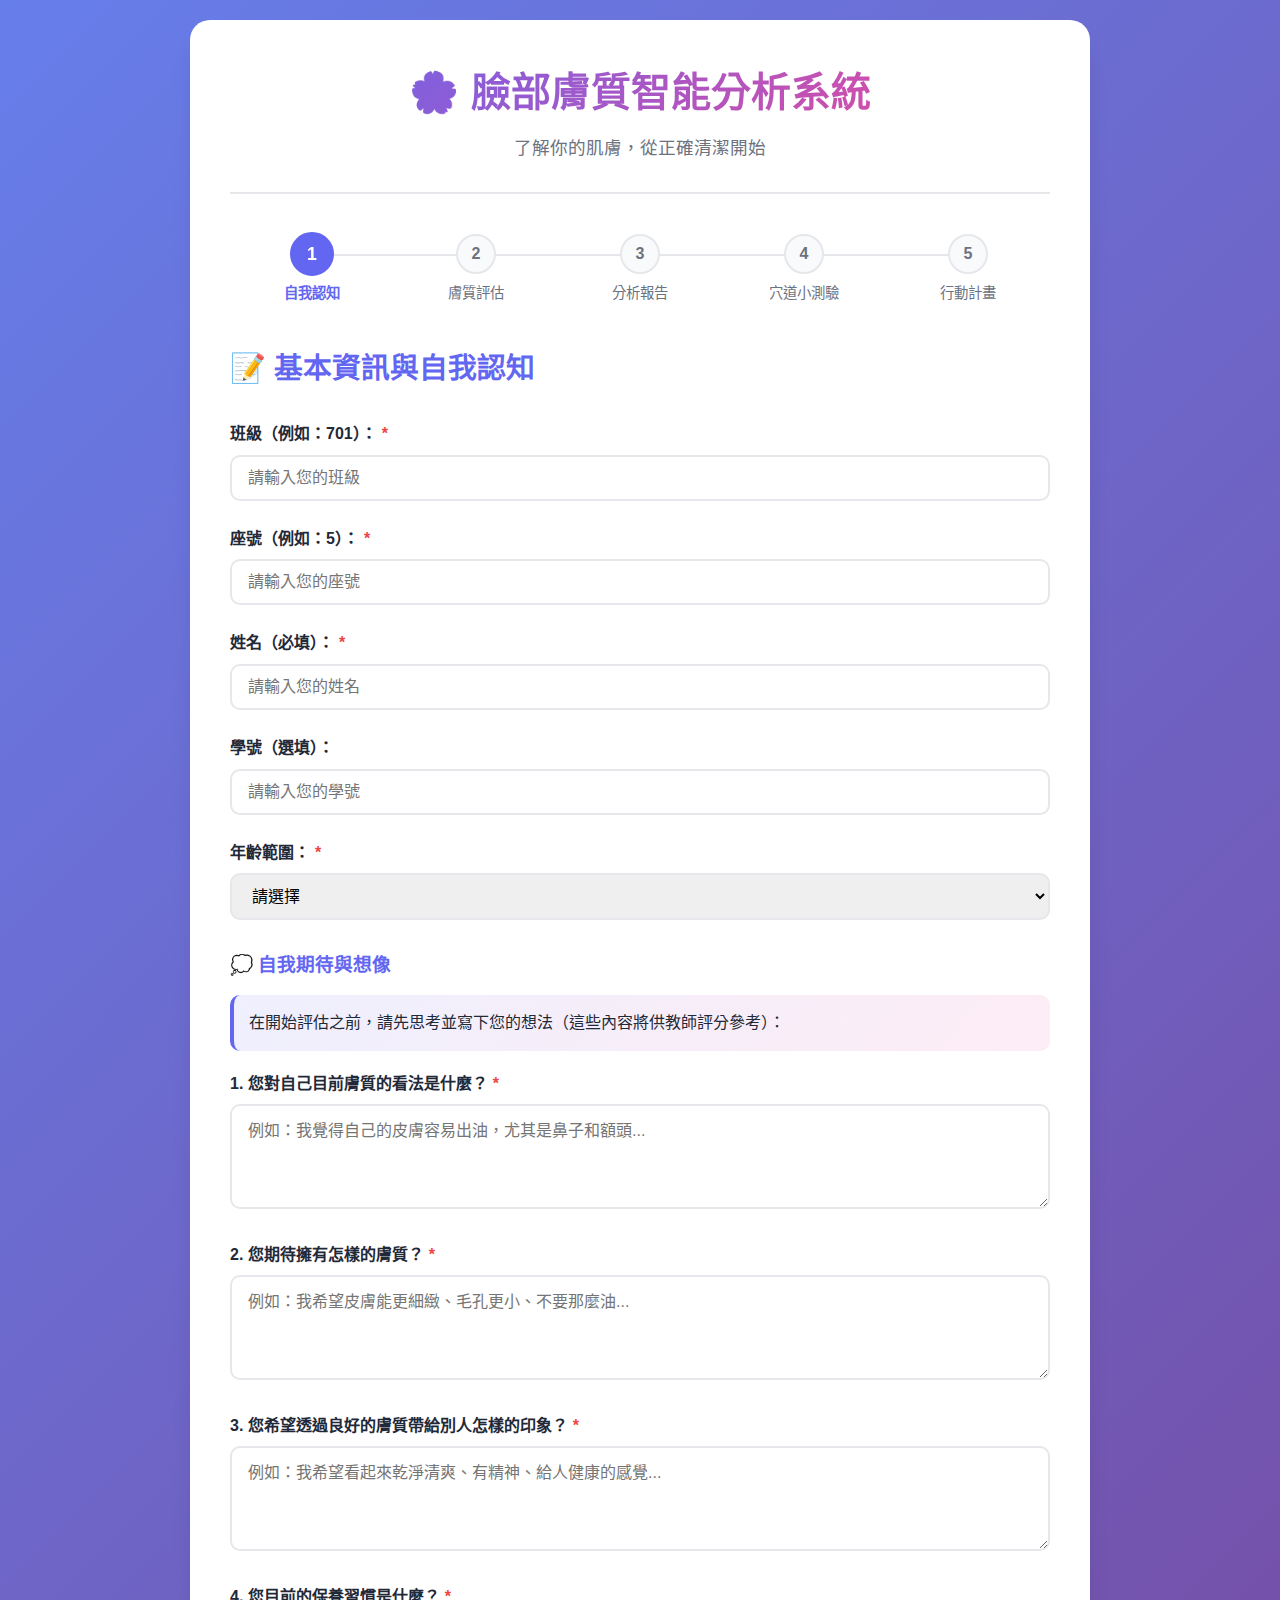
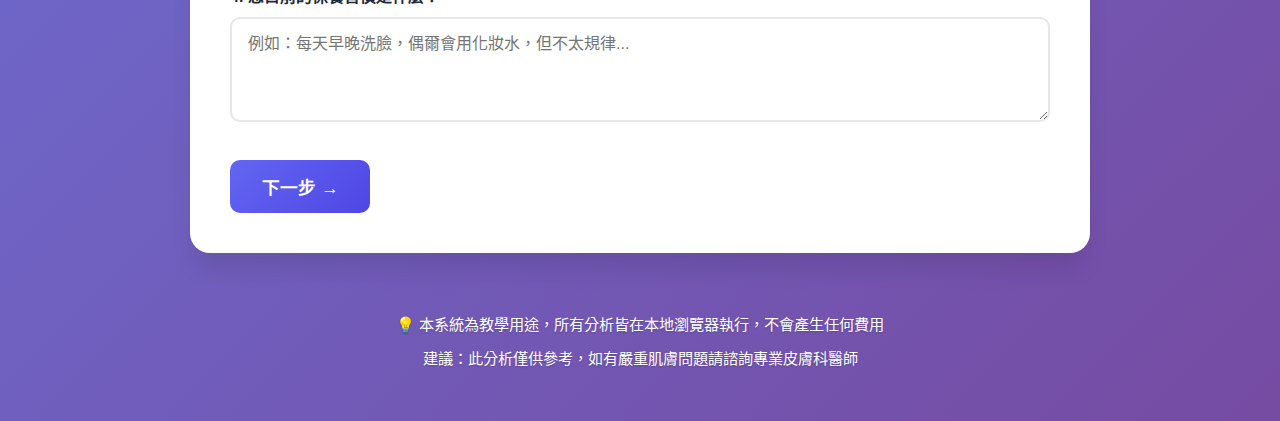
<file: skin_project/index.html>
<!DOCTYPE html>
<html lang="zh-TW">
<head>
    <meta charset="UTF-8">
    <meta name="viewport" content="width=device-width, initial-scale=1.0">
    <title>臉部膚質分析系統 - 教學版</title>
    <link rel="stylesheet" href="styles.css">
</head>
<body>
    <div class="container">
        <header>
            <h1>🌸 臉部膚質智能分析系統</h1>
            <p class="subtitle">了解你的肌膚，從正確清潔開始</p>
        </header>

        <!-- 步驟指示器 -->
        <div class="progress-bar">
            <div class="step active" data-step="1">
                <div class="step-number">1</div>
                <div class="step-label">自我認知</div>
            </div>
            <div class="step" data-step="2">
                <div class="step-number">2</div>
                <div class="step-label">膚質評估</div>
            </div>
            <div class="step" data-step="3">
                <div class="step-number">3</div>
                <div class="step-label">分析報告</div>
            </div>
            <div class="step" data-step="4">
                <div class="step-number">4</div>
                <div class="step-label">穴道小測驗</div>
            </div>
            <div class="step" data-step="5">
                <div class="step-number">5</div>
                <div class="step-label">行動計畫</div>
            </div>
        </div>

        <!-- 第一步：基本資訊 + 自我期待 -->
        <div id="step1" class="form-step active">
            <h2>📝 基本資訊與自我認知</h2>

            <div class="form-group">
                <label for="className">班級（例如：701）：<span class="required">*</span></label>
                <input type="text" id="className" placeholder="請輸入您的班級" required>
            </div>
            <div class="form-group">
                <label for="seatNumber">座號（例如：5）：<span class="required">*</span></label>
                <input type="number" id="seatNumber" placeholder="請輸入您的座號" required>
            </div>
            <div class="form-group">
                <label for="studentName">姓名（必填）：<span class="required">*</span></label>
                <input type="text" id="studentName" placeholder="請輸入您的姓名" required>
            </div>

            <div class="form-group">
                <label for="studentId">學號（選填）：</label>
                <input type="text" id="studentId" placeholder="請輸入您的學號">
            </div>

            <div class="form-group">
                <label for="age">年齡範圍：<span class="required">*</span></label>
                <select id="age" required>
                    <option value="">請選擇</option>
                    <option value="teen">12-18歲</option>
                    <option value="young">19-25歲</option>
                    <option value="adult">26-35歲</option>
                    <option value="mature">36歲以上</option>
                </select>
            </div>

            <div class="reflection-section">
                <h3>💭 自我期待與想像</h3>
                <p class="instruction">在開始評估之前，請先思考並寫下您的想法（這些內容將供教師評分參考）：</p>

                <div class="form-group">
                    <label for="selfImage">1. 您對自己目前膚質的看法是什麼？<span class="required">*</span></label>
                    <textarea id="selfImage" rows="3" placeholder="例如：我覺得自己的皮膚容易出油，尤其是鼻子和額頭..." required></textarea>
                </div>

                <div class="form-group">
                    <label for="idealSkin">2. 您期待擁有怎樣的膚質？<span class="required">*</span></label>
                    <textarea id="idealSkin" rows="3" placeholder="例如：我希望皮膚能更細緻、毛孔更小、不要那麼油..." required></textarea>
                </div>

                <div class="form-group">
                    <label for="impression">3. 您希望透過良好的膚質帶給別人怎樣的印象？<span class="required">*</span></label>
                    <textarea id="impression" rows="3" placeholder="例如：我希望看起來乾淨清爽、有精神、給人健康的感覺..." required></textarea>
                </div>

                <div class="form-group">
                    <label for="currentCare">4. 您目前的保養習慣是什麼？<span class="required">*</span></label>
                    <textarea id="currentCare" rows="3" placeholder="例如：每天早晚洗臉，偶爾會用化妝水，但不太規律..." required></textarea>
                </div>
            </div>

            <button id="btn-step1-next" class="btn-primary">下一步 →</button>
        </div>

        <!-- 第二步：膚質問卷 + 生活習慣 -->
        <div id="step2" class="form-step">
            <h2>🔍 膚質評估與生活習慣</h2>

            <div class="section-title">
                <h3>臉部膚質狀況</h3>
            </div>

            <div class="question-card">
                <h3>T字部位（額頭、鼻子）</h3>
                <div class="radio-group">
                    <label class="radio-card">
                        <input type="radio" name="tzone" value="oily">
                        <span class="radio-content">
                            <span class="radio-title">💧 油膩</span>
                            <span class="radio-desc">容易出油、有光澤</span>
                        </span>
                    </label>
                    <label class="radio-card">
                        <input type="radio" name="tzone" value="dry">
                        <span class="radio-content">
                            <span class="radio-title">🏜️ 乾燥</span>
                            <span class="radio-desc">緊繃、脫皮</span>
                        </span>
                    </label>
                    <label class="radio-card">
                        <input type="radio" name="tzone" value="normal">
                        <span class="radio-content">
                            <span class="radio-title">✨ 正常</span>
                            <span class="radio-desc">不乾不油、舒適</span>
                        </span>
                    </label>
                </div>
            </div>

            <div class="question-card">
                <h3>兩頰</h3>
                <div class="radio-group">
                    <label class="radio-card">
                        <input type="radio" name="cheeks" value="oily">
                        <span class="radio-content">
                            <span class="radio-title">💧 油膩</span>
                            <span class="radio-desc">容易出油、毛孔明顯</span>
                        </span>
                    </label>
                    <label class="radio-card">
                        <input type="radio" name="cheeks" value="dry">
                        <span class="radio-content">
                            <span class="radio-title">🏜️ 乾燥</span>
                            <span class="radio-desc">粗糙、緊繃</span>
                        </span>
                    </label>
                    <label class="radio-card">
                        <input type="radio" name="cheeks" value="normal">
                        <span class="radio-content">
                            <span class="radio-title">✨ 正常</span>
                            <span class="radio-desc">細緻、平滑</span>
                        </span>
                    </label>
                </div>
            </div>

            <div class="question-card">
                <h3>額頭</h3>
                <div class="radio-group">
                    <label class="radio-card">
                        <input type="radio" name="forehead" value="oily">
                        <span class="radio-content">
                            <span class="radio-title">💧 油膩</span>
                            <span class="radio-desc">經常油亮</span>
                        </span>
                    </label>
                    <label class="radio-card">
                        <input type="radio" name="forehead" value="dry">
                        <span class="radio-content">
                            <span class="radio-title">🏜️ 乾燥</span>
                            <span class="radio-desc">乾澀、脫屑</span>
                        </span>
                    </label>
                    <label class="radio-card">
                        <input type="radio" name="forehead" value="normal">
                        <span class="radio-content">
                            <span class="radio-title">✨ 正常</span>
                            <span class="radio-desc">油水平衡</span>
                        </span>
                    </label>
                </div>
            </div>

            <div class="question-card">
                <h3>鼻頭</h3>
                <div class="radio-group">
                    <label class="radio-card">
                        <input type="radio" name="nose" value="oily">
                        <span class="radio-content">
                            <span class="radio-title">💧 油膩</span>
                            <span class="radio-desc">毛孔粗大、黑頭</span>
                        </span>
                    </label>
                    <label class="radio-card">
                        <input type="radio" name="nose" value="dry">
                        <span class="radio-content">
                            <span class="radio-title">🏜️ 乾燥</span>
                            <span class="radio-desc">乾燥脫皮</span>
                        </span>
                    </label>
                    <label class="radio-card">
                        <input type="radio" name="nose" value="normal">
                        <span class="radio-content">
                            <span class="radio-title">✨ 正常</span>
                            <span class="radio-desc">毛孔細緻</span>
                        </span>
                    </label>
                </div>
            </div>

            <div class="question-card">
                <h3>是否有青春痘問題？</h3>
                <div class="radio-group">
                    <label class="radio-card">
                        <input type="radio" name="acne" value="severe">
                        <span class="radio-content">
                            <span class="radio-title">😰 經常長痘</span>
                            <span class="radio-desc">常常有多顆痘痘</span>
                        </span>
                    </label>
                    <label class="radio-card">
                        <input type="radio" name="acne" value="occasional">
                        <span class="radio-content">
                            <span class="radio-title">😐 偶爾長痘</span>
                            <span class="radio-desc">偶爾會冒出痘痘</span>
                        </span>
                    </label>
                    <label class="radio-card">
                        <input type="radio" name="acne" value="rare">
                        <span class="radio-content">
                            <span class="radio-title">😊 很少長痘</span>
                            <span class="radio-desc">幾乎不長痘痘</span>
                        </span>
                    </label>
                </div>
            </div>

            <div class="question-card">
                <h3>洗臉水溫偏好</h3>
                <div class="radio-group">
                    <label class="radio-card">
                        <input type="radio" name="water" value="hot">
                        <span class="radio-content">
                            <span class="radio-title">🔥 熱水</span>
                            <span class="radio-desc">喜歡用熱水洗臉</span>
                        </span>
                    </label>
                    <label class="radio-card">
                        <input type="radio" name="water" value="cold">
                        <span class="radio-content">
                            <span class="radio-title">❄️ 冷水</span>
                            <span class="radio-desc">喜歡用冷水洗臉</span>
                        </span>
                    </label>
                    <label class="radio-card">
                        <input type="radio" name="water" value="warm">
                        <span class="radio-content">
                            <span class="radio-title">🌡️ 溫水</span>
                            <span class="radio-desc">使用溫水洗臉</span>
                        </span>
                    </label>
                </div>
            </div>

            <div class="question-card">
                <h3>洗臉後的感覺</h3>
                <div class="radio-group">
                    <label class="radio-card">
                        <input type="radio" name="afterWash" value="tight">
                        <span class="radio-content">
                            <span class="radio-title">😣 緊繃</span>
                            <span class="radio-desc">感覺很緊繃、不舒服</span>
                        </span>
                    </label>
                    <label class="radio-card">
                        <input type="radio" name="afterWash" value="oily">
                        <span class="radio-content">
                            <span class="radio-title">😅 很快出油</span>
                            <span class="radio-desc">1-2小時就出油</span>
                        </span>
                    </label>
                    <label class="radio-card">
                        <input type="radio" name="afterWash" value="comfortable">
                        <span class="radio-content">
                            <span class="radio-title">😊 舒適</span>
                            <span class="radio-desc">清爽舒適、不緊繃</span>
                        </span>
                    </label>
                </div>
            </div>

            <div class="section-title">
                <h3>生活習慣評估</h3>
                <p class="section-desc">以下習慣都會影響您的膚質狀況</p>
            </div>

            <div class="question-card">
                <h3>🍽️ 飲食習慣</h3>
                <div class="form-group">
                    <label>請描述您平常的飲食內容：<span class="required">*</span></label>
                    <textarea id="dietContent" rows="3" placeholder="例如：早餐通常吃麵包和牛奶，午餐在學校吃便當，晚餐在家吃..." required></textarea>
                </div>
                <div class="form-group">
                    <label>油炸食物攝取頻率：</label>
                    <select id="friedFood">
                        <option value="">請選擇</option>
                        <option value="daily">幾乎每天</option>
                        <option value="often">每週3-5次</option>
                        <option value="sometimes">每週1-2次</option>
                        <option value="rare">很少吃</option>
                    </select>
                </div>
                <div class="form-group">
                    <label>甜食及含糖飲料攝取頻率：</label>
                    <select id="sugar">
                        <option value="">請選擇</option>
                        <option value="daily">幾乎每天</option>
                        <option value="often">每週3-5次</option>
                        <option value="sometimes">每週1-2次</option>
                        <option value="rare">很少吃</option>
                    </select>
                </div>
                <div class="form-group">
                    <label>蔬菜水果攝取頻率：</label>
                    <select id="vegetables">
                        <option value="">請選擇</option>
                        <option value="daily">每天都吃</option>
                        <option value="often">每週5-6天</option>
                        <option value="sometimes">每週3-4天</option>
                        <option value="rare">很少吃</option>
                    </select>
                </div>
            </div>

            <div class="question-card">
                <h3>💧 喝水習慣</h3>
                <div class="form-group">
                    <label>平均每天喝水量（包含湯、飲料等液體）：<span class="required">*</span></label>
                    <select id="waterIntake" required>
                        <option value="">請選擇</option>
                        <option value="low">少於1000ml（約4杯以下）</option>
                        <option value="medium">1000-1500ml（約4-6杯）</option>
                        <option value="good">1500-2000ml（約6-8杯）</option>
                        <option value="high">2000ml以上（約8杯以上）</option>
                    </select>
                </div>
                <div class="form-group">
                    <label>是否主要喝白開水？</label>
                    <select id="waterType">
                        <option value="">請選擇</option>
                        <option value="yes">是，主要喝白開水</option>
                        <option value="mixed">白開水和飲料都有</option>
                        <option value="no">不，主要喝飲料</option>
                    </select>
                </div>
            </div>

            <div class="question-card">
                <h3>😴 睡眠習慣</h3>
                <div class="form-group">
                    <label>平均每天睡眠時間：<span class="required">*</span></label>
                    <select id="sleepHours" required>
                        <option value="">請選擇</option>
                        <option value="low">少於6小時</option>
                        <option value="medium">6-7小時</option>
                        <option value="good">7-8小時</option>
                        <option value="high">8小時以上</option>
                    </select>
                </div>
                <div class="form-group">
                    <label>通常幾點睡覺？<span class="required">*</span></label>
                    <select id="sleepTime" required>
                        <option value="">請選擇</option>
                        <option value="early">晚上10點前</option>
                        <option value="normal">晚上10-11點</option>
                        <option value="late">晚上11點-12點</option>
                        <option value="veryLate">凌晨12點後</option>
                    </select>
                </div>
                <div class="form-group">
                    <label>睡眠品質如何？</label>
                    <select id="sleepQuality">
                        <option value="">請選擇</option>
                        <option value="good">很好，一覺到天亮</option>
                        <option value="normal">普通，偶爾會醒來</option>
                        <option value="poor">不好，經常睡不好</option>
                    </select>
                </div>
            </div>

            <div class="question-card">
                <h3>🏃 運動習慣</h3>
                <div class="form-group">
                    <label>運動頻率：</label>
                    <select id="exercise">
                        <option value="">請選擇</option>
                        <option value="daily">幾乎每天</option>
                        <option value="often">每週3-5次</option>
                        <option value="sometimes">每週1-2次</option>
                        <option value="rare">很少運動</option>
                    </select>
                </div>
            </div>

            <div class="button-group">
                <button id="btn-step2-prev" class="btn-secondary">← 上一步</button>
                <button id="btn-analyze" class="btn-primary">查看分析結果 →</button>
            </div>
        </div>

        <!-- 第三步：分析結果 -->
        <div id="step3" class="form-step">
            <div id="results"></div>
            <div class="button-group">
                <button id="btn-step3-next" class="btn-primary">開始穴道小測驗 →</button>
            </div>
        </div>

        <!-- 第四步：穴道小測驗 -->
        <div id="step4" class="form-step">
            <h2>🧠 穴道小測驗</h2>
            <p class="instruction">請點擊左側的穴道名稱，再點擊右側對應的功能，將它們正確配對起來吧！</p>
            
            <div id="quiz-container" class="quiz-container">
                <div id="quiz-names" class="quiz-column">
                    <!-- Names will be populated by script.js -->
                </div>
                <div id="quiz-functions" class="quiz-column">
                    <!-- Functions will be populated by script.js -->
                </div>
            </div>

            <div id="quiz-status" class="quiz-status"></div>

            <div class="button-group">
                <button id="btn-step4-prev" class="btn-secondary">← 返回報告</button>
                <button id="btn-step4-next" class="btn-primary" disabled>下一步：制定行動計畫 →</button>
            </div>
        </div>

        <!-- 第五步：後設認知反思與行動計畫 -->
        <div id="step5" class="form-step">
            <h2>🎯 後設認知反思與行動計畫</h2>

            <div class="reflection-section">
                <div class="info-box">
                    <h3>📖 什麼是後設認知？</h3>
                    <p>後設認知就是「對自己思考的思考」，也就是了解自己的學習過程、反思自己的行為，並規劃改進的方法。</p>
                </div>

                <h3>💭 對照與反思</h3>

                <div class="form-group">
                    <label>1. 看完分析結果後，您對自己膚質的認知有什麼改變嗎？<span class="required">*</span></label>
                    <textarea id="cognitionChange" rows="4" placeholder="例如：我原本以為自己是油性肌膚，但分析後發現是混合性，T字部位才會出油..." required></textarea>
                </div>

                <div class="form-group">
                    <label>2. 您認為哪些生活習慣可能影響了您的膚質？<span class="required">*</span></label>
                    <textarea id="habitImpact" rows="4" placeholder="例如：我發現自己睡太晚、水喝太少、常吃炸物，這些都可能讓皮膚變差..." required></textarea>
                </div>

                <div class="form-group">
                    <label>3. 看完洗臉步驟和穴道介紹後，您之前的做法有哪些需要改進？<span class="required">*</span></label>
                    <textarea id="improvements" rows="4" placeholder="例如：我以前都用熱水洗臉，而且洗得太快，沒有按摩足夠的時間..." required></textarea>
                </div>

                <h3>📝 兩週行動計畫</h3>
                <p class="instruction">請寫下您在接下來兩週內，能夠確實做到的<strong>五件事</strong>，來改善您的膚質。請具體且實際，不要寫太困難的目標。</p>

                <div class="action-items">
                    <div class="form-group">
                        <label>行動 1：<span class="required">*</span></label>
                        <input type="text" id="action1" placeholder="例如：每天至少喝6杯水（約1500ml）" required>
                    </div>
                    <div class="form-group">
                        <label>行動 2：<span class="required">*</span></label>
                        <input type="text" id="action2" placeholder="例如：改用溫水洗臉，不再用熱水" required>
                    </div>
                    <div class="form-group">
                        <label>行動 3：<span class="required">*</span></label>
                        <input type="text" id="action3" placeholder="例如：每週最多吃2次油炸食物" required>
                    </div>
                    <div class="form-group">
                        <label>行動 4：<span class="required">*</span></label>
                        <input type="text" id="action4" placeholder="例如：晚上11點前上床睡覺" required>
                    </div>
                    <div class="form-group">
                        <label>行動 5：<span class="required">*</span></label>
                        <input type="text" id="action5" placeholder="例如：每天按摩臉部穴道2分鐘" required>
                    </div>
                </div>

                <h3>🔮 兩週後的檢視</h3>

                <div class="form-group">
                    <label>兩週後，您預期自己的膚質會有什麼改變？</label>
                    <textarea id="expectation" rows="3" placeholder="例如：我希望T字部位不要那麼油、痘痘減少、皮膚看起來更有光澤..."></textarea>
                </div>

                <div class="form-group">
                    <label>您覺得執行這五個行動的困難度如何？</label>
                    <select id="difficulty">
                        <option value="">請選擇</option>
                        <option value="easy">容易，我有信心做到</option>
                        <option value="medium">普通，需要努力但應該可以</option>
                        <option value="hard">困難，但我會盡力嘗試</option>
                    </select>
                </div>
            </div>

            <div class="button-group">
                <button id="btn-step5-prev" class="btn-secondary">← 上一步</button>
                <button id="btn-complete" class="btn-primary">完成並前往提交頁面 📄</button>
            </div>
        </div>

        <!-- 完成頁面 -->
        <div id="step6" class="form-step">
            <div class="completion-screen">
                <div class="success-icon">✅</div>
                <h2>恭喜完成評估！</h2>
                <p>您的個人報告已經準備好了</p>

                <div class="export-options">
                    <button id="btn-submit-initial" class="btn-primary btn-large">
                        ☁️ 上傳資料到雲端
                    </button>
                    <div id="uploadStatus" style="margin-top: 15px; font-weight: bold;"></div>

                    <h3 style="margin-top: 30px;">📥 或下載離線報告</h3>
                    <p>請將報告檔案下載並保存，兩週後需要再次匯入檢視</p>
                    <button id="btn-download-json" class="btn-secondary btn-large">
                        💾 下載個人報告 (JSON)
                    </button>
                    <button id="btn-download-initial-html" class="btn-secondary btn-large">
                        📄 下載完整報告 (HTML)
                    </button>
                </div>

                <div class="info-box" style="margin-top: 30px;">
                    <h4>📌 重要提醒</h4>
                    <ul style="text-align: left; margin-left: 20px;">
                        <li>請將下載的檔案保存在隨身碟或雲端硬碟</li>
                        <li>兩週後需要再次開啟本系統，匯入您的報告</li>
                        <li>屆時系統會要求您填寫執行成果</li>
                        <li>完整的報告將作為教師評分的依據</li>
                    </ul>
                </div>

                <div class="button-group" style="margin-top: 30px;">
                    <button id="btn-reset" class="btn-secondary">🔄 重新開始</button>
                    <button id="btn-load-saved" class="btn-primary">📂 匯入兩週前的報告</button>
                </div>
            </div>
        </div>

        <!-- 兩週後檢視頁面 -->
        <div id="step7" class="form-step">
            <h2>🔍 兩週後的成果檢視</h2>

            <div id="previousReport"></div>

            <div class="reflection-section">
                <h3>📊 執行成果回報</h3>

                <div class="form-group">
                    <label>1. 您實際完成了哪幾項行動？請逐一說明執行情況：<span class="required">*</span></label>
                    <textarea id="actionResults" rows="5" placeholder="例如：行動1（喝水）：我大部分天數都有做到，大約完成了80%..." required></textarea>
                </div>

                <div class="form-group">
                    <label>2. 您的膚質有什麼改變？<span class="required">*</span></label>
                    <textarea id="skinChange" rows="4" placeholder="例如：T字部位出油情況有改善，痘痘少了一些..." required></textarea>
                </div>

                <div class="form-group">
                    <label>3. 哪些行動對改善膚質最有幫助？<span class="required">*</span></label>
                    <textarea id="helpfulActions" rows="4" placeholder="例如：我覺得多喝水和改用溫水洗臉最有效..." required></textarea>
                </div>

                <div class="form-group">
                    <label>4. 執行過程中遇到什麼困難？<span class="required">*</span></label>
                    <textarea id="difficulties" rows="4" placeholder="例如：早睡很困難，因為功課很多..." required></textarea>
                </div>

                <div class="form-group">
                    <label>5. 未來您會繼續保持哪些好習慣？<span class="required">*</span></label>
                    <textarea id="futureHabits" rows="4" placeholder="例如：我會繼續多喝水和用溫水洗臉，這兩個最容易做到..." required></textarea>
                </div>

                <div class="form-group">
                    <label>6. 這次的學習讓您對自我照顧有什麼新的認識？<span class="required">*</span></label>
                    <textarea id="learning" rows="4" placeholder="例如：我學到保養皮膚不只是擦保養品，生活習慣更重要..." required></textarea>
                </div>
            </div>

            <div id="finalUploadStatus" style="margin-top: 15px; font-weight: bold; text-align: center;"></div>
            <div class="button-group">
                <button id="btn-submit-final" class="btn-primary btn-large">
                    ☁️ 上傳最終成果給老師
                </button>
                <button id="btn-download-final-html" class="btn-secondary btn-large">
                    📄 或下載完整HTML報告備份
                </button>
            </div>
        </div>
    </div>

    <footer>
        <p>💡 本系統為教學用途，所有分析皆在本地瀏覽器執行，不會產生任何費用</p>
        <p>建議：此分析僅供參考，如有嚴重肌膚問題請諮詢專業皮膚科醫師</p>
    </footer>

    <script src="script.js"></script>
</body>
</html>
</file>
<file: skin_project/styles.css>
/* 全域樣式 */
* {
    margin: 0;
    padding: 0;
    box-sizing: border-box;
}

:root {
    --primary-color: #6366f1;
    --primary-dark: #4f46e5;
    --secondary-color: #ec4899;
    --success-color: #10b981;
    --warning-color: #f59e0b;
    --danger-color: #ef4444;
    --text-dark: #1f2937;
    --text-light: #6b7280;
    --bg-light: #f9fafb;
    --bg-white: #ffffff;
    --border-color: #e5e7eb;
    --shadow-sm: 0 1px 2px 0 rgba(0, 0, 0, 0.05);
    --shadow-md: 0 4px 6px -1px rgba(0, 0, 0, 0.1);
    --shadow-lg: 0 10px 15px -3px rgba(0, 0, 0, 0.1);
    --shadow-xl: 0 20px 25px -5px rgba(0, 0, 0, 0.1);
}

body {
    font-family: 'Segoe UI', 'Microsoft JhengHei', -apple-system, BlinkMacSystemFont, sans-serif;
    background: linear-gradient(135deg, #667eea 0%, #764ba2 100%);
    min-height: 100vh;
    padding: 20px;
    color: var(--text-dark);
    line-height: 1.6;
}

.container {
    max-width: 900px;
    margin: 0 auto;
    background: var(--bg-white);
    border-radius: 20px;
    box-shadow: var(--shadow-xl);
    padding: 40px;
    animation: fadeIn 0.5s ease-in;
}

@keyframes fadeIn {
    from {
        opacity: 0;
        transform: translateY(20px);
    }
    to {
        opacity: 1;
        transform: translateY(0);
    }
}

/* Header */
header {
    text-align: center;
    margin-bottom: 40px;
    padding-bottom: 30px;
    border-bottom: 2px solid var(--border-color);
}

header h1 {
    font-size: 2.5em;
    color: var(--primary-color);
    margin-bottom: 10px;
    background: linear-gradient(135deg, var(--primary-color), var(--secondary-color));
    -webkit-background-clip: text;
    -webkit-text-fill-color: transparent;
    background-clip: text;
}

.subtitle {
    color: var(--text-light);
    font-size: 1.1em;
}

/* 進度條 */
.progress-bar {
    display: flex;
    justify-content: space-between;
    margin-bottom: 40px;
    position: relative;
}

.progress-bar::before {
    content: '';
    position: absolute;
    top: 20px;
    left: 10%;
    right: 10%;
    height: 2px;
    background: var(--border-color);
    z-index: 0;
}

.step {
    display: flex;
    flex-direction: column;
    align-items: center;
    flex: 1;
    position: relative;
    z-index: 1;
}

.step-number {
    width: 40px;
    height: 40px;
    border-radius: 50%;
    background: var(--bg-light);
    border: 2px solid var(--border-color);
    display: flex;
    align-items: center;
    justify-content: center;
    font-weight: bold;
    color: var(--text-light);
    margin-bottom: 8px;
    transition: all 0.3s ease;
}

.step.active .step-number {
    background: var(--primary-color);
    border-color: var(--primary-color);
    color: white;
    transform: scale(1.1);
}

.step-label {
    font-size: 0.9em;
    color: var(--text-light);
    text-align: center;
}

.step.active .step-label {
    color: var(--primary-color);
    font-weight: 600;
}

/* 表單步驟 */
.form-step {
    display: none;
    animation: slideIn 0.3s ease-in;
}

.form-step.active {
    display: block;
}

@keyframes slideIn {
    from {
        opacity: 0;
        transform: translateX(20px);
    }
    to {
        opacity: 1;
        transform: translateX(0);
    }
}

.form-step h2 {
    color: var(--primary-color);
    margin-bottom: 30px;
    font-size: 1.8em;
}

/* 表單組件 */
.form-group {
    margin-bottom: 25px;
}

.form-group label {
    display: block;
    margin-bottom: 8px;
    font-weight: 600;
    color: var(--text-dark);
}

.form-group input,
.form-group select {
    width: 100%;
    padding: 12px 16px;
    border: 2px solid var(--border-color);
    border-radius: 10px;
    font-size: 1em;
    transition: all 0.3s ease;
    font-family: inherit;
}

.form-group input:focus,
.form-group select:focus {
    outline: none;
    border-color: var(--primary-color);
    box-shadow: 0 0 0 3px rgba(99, 102, 241, 0.1);
}

/* 問題卡片 */
.question-card {
    background: var(--bg-light);
    padding: 25px;
    border-radius: 15px;
    margin-bottom: 25px;
    border: 2px solid transparent;
    transition: all 0.3s ease;
}

.question-card:hover {
    border-color: var(--primary-color);
    box-shadow: var(--shadow-md);
}

.question-card h3 {
    color: var(--text-dark);
    margin-bottom: 15px;
    font-size: 1.3em;
}

/* Radio 卡片 */
.radio-group {
    display: grid;
    grid-template-columns: repeat(auto-fit, minmax(200px, 1fr));
    gap: 15px;
}

.radio-card {
    position: relative;
    display: block;
    cursor: pointer;
}

.radio-card input[type="radio"] {
    position: absolute;
    opacity: 0;
}

.radio-content {
    display: flex;
    flex-direction: column;
    padding: 15px;
    background: white;
    border: 2px solid var(--border-color);
    border-radius: 10px;
    transition: all 0.3s ease;
}

.radio-card:hover .radio-content {
    border-color: var(--primary-color);
    transform: translateY(-2px);
    box-shadow: var(--shadow-md);
}

.radio-card input[type="radio"]:checked + .radio-content {
    border-color: var(--primary-color);
    background: linear-gradient(135deg, rgba(99, 102, 241, 0.1), rgba(236, 72, 153, 0.1));
}

.radio-title {
    font-weight: 600;
    color: var(--text-dark);
    margin-bottom: 5px;
    font-size: 1.1em;
}

.radio-desc {
    font-size: 0.9em;
    color: var(--text-light);
}

/* 按鈕 */
.btn-primary,
.btn-secondary {
    padding: 14px 32px;
    font-size: 1.1em;
    font-weight: 600;
    border: none;
    border-radius: 10px;
    cursor: pointer;
    transition: all 0.3s ease;
    font-family: inherit;
}

.btn-primary {
    background: linear-gradient(135deg, var(--primary-color), var(--primary-dark));
    color: white;
}

.btn-primary:hover {
    transform: translateY(-2px);
    box-shadow: var(--shadow-lg);
}

.btn-primary:active {
    transform: translateY(0);
}

.btn-secondary {
    background: var(--bg-light);
    color: var(--text-dark);
    border: 2px solid var(--border-color);
}

.btn-secondary:hover {
    background: var(--border-color);
}

.button-group {
    display: flex;
    gap: 15px;
    margin-top: 30px;
}

.button-group .btn-secondary {
    flex: 1;
}

.button-group .btn-primary {
    flex: 2;
}

/* 結果頁面 */
.result-header {
    text-align: center;
    margin-bottom: 40px;
}

.result-header h2 {
    color: var(--primary-color);
    margin-bottom: 20px;
    font-size: 2em;
}

.skin-type-badge {
    display: inline-flex;
    align-items: center;
    gap: 10px;
    background: linear-gradient(135deg, var(--primary-color), var(--secondary-color));
    color: white;
    padding: 15px 30px;
    border-radius: 50px;
    font-size: 1.5em;
    font-weight: bold;
    margin-bottom: 15px;
}

.badge-icon {
    font-size: 1.5em;
}

.skin-desc {
    color: var(--text-light);
    font-size: 1.1em;
}

.result-section {
    background: var(--bg-light);
    padding: 30px;
    border-radius: 15px;
    margin-bottom: 25px;
}

.result-section h3 {
    color: var(--primary-color);
    margin-bottom: 20px;
    font-size: 1.5em;
    display: flex;
    align-items: center;
    gap: 10px;
}

.warning-section {
    background: linear-gradient(135deg, rgba(245, 158, 11, 0.1), rgba(239, 68, 68, 0.1));
    border-left: 4px solid var(--warning-color);
}

/* 分析摘要 */
.analysis-summary {
    display: flex;
    flex-direction: column;
    gap: 15px;
}

.summary-item {
    display: flex;
    align-items: center;
    gap: 15px;
}

.summary-item .label {
    min-width: 100px;
    font-weight: 600;
}

.progress-bar-small {
    flex: 1;
    height: 20px;
    background: white;
    border-radius: 10px;
    overflow: hidden;
}

.progress-fill {
    height: 100%;
    background: linear-gradient(90deg, var(--primary-color), var(--secondary-color));
    transition: width 0.5s ease;
}

/* 建議網格 */
.advice-grid {
    display: grid;
    grid-template-columns: repeat(auto-fit, minmax(250px, 1fr));
    gap: 20px;
}

.advice-item {
    background: white;
    padding: 20px;
    border-radius: 10px;
    border-left: 4px solid var(--primary-color);
}

.advice-item.full-width {
    grid-column: 1 / -1;
}

.advice-item h4 {
    color: var(--text-dark);
    margin-bottom: 10px;
    font-size: 1.1em;
}

.advice-item p {
    color: var(--text-light);
    line-height: 1.6;
}

.highlight-text {
    background: linear-gradient(135deg, rgba(99, 102, 241, 0.1), rgba(236, 72, 153, 0.1));
    padding: 15px;
    border-radius: 10px;
    margin-top: 15px;
    font-weight: 600;
    color: var(--primary-color);
}

/* 洗臉步驟 */
.washing-steps {
    margin-top: 20px;
}

.step-list {
    display: flex;
    flex-direction: column;
    gap: 15px;
    margin-top: 20px;
}

.wash-step {
    display: flex;
    gap: 20px;
    background: white;
    padding: 20px;
    border-radius: 10px;
    transition: all 0.3s ease;
}

.wash-step:hover {
    transform: translateX(5px);
    box-shadow: var(--shadow-md);
}

.step-num {
    width: 50px;
    height: 50px;
    border-radius: 50%;
    background: linear-gradient(135deg, var(--primary-color), var(--secondary-color));
    color: white;
    display: flex;
    align-items: center;
    justify-content: center;
    font-size: 1.5em;
    font-weight: bold;
    flex-shrink: 0;
}

.step-content h4 {
    color: var(--text-dark);
    margin-bottom: 8px;
}

.step-content p {
    color: var(--text-light);
    line-height: 1.6;
}

.timing-tips {
    background: linear-gradient(135deg, rgba(16, 185, 129, 0.1), rgba(99, 102, 241, 0.1));
    padding: 20px;
    border-radius: 10px;
    margin-top: 20px;
}

.timing-tips h4 {
    color: var(--success-color);
    margin-bottom: 10px;
}

/* 穴道介紹 */
.acupoint-section {
    margin-top: 20px;
}

.acupoint-grid {
    display: grid;
    grid-template-columns: repeat(auto-fit, minmax(280px, 1fr));
    gap: 20px;
    margin: 20px 0;
}

.acupoint-card {
    background: white;
    padding: 20px;
    border-radius: 10px;
    border-top: 4px solid var(--secondary-color);
    transition: all 0.3s ease;
}

.acupoint-card:hover {
    transform: translateY(-5px);
    box-shadow: var(--shadow-lg);
}

.acupoint-card h4 {
    color: var(--secondary-color);
    margin-bottom: 15px;
    font-size: 1.2em;
}

.acupoint-card p {
    margin-bottom: 10px;
    color: var(--text-light);
    line-height: 1.6;
}

.acupoint-card strong {
    color: var(--text-dark);
}

.acupoint-tips {
    background: white;
    padding: 25px;
    border-radius: 10px;
    margin-top: 20px;
}

.acupoint-tips h4 {
    color: var(--primary-color);
    margin-bottom: 15px;
    margin-top: 20px;
}

.acupoint-tips h4:first-child {
    margin-top: 0;
}

.acupoint-tips ul {
    padding-left: 25px;
}

.acupoint-tips li {
    color: var(--text-light);
    margin-bottom: 8px;
    line-height: 1.6;
}

/* 提示列表 */
.tips-list {
    list-style: none;
    padding: 0;
}

.tips-list li {
    background: white;
    padding: 15px;
    margin-bottom: 10px;
    border-radius: 10px;
    border-left: 4px solid var(--success-color);
    color: var(--text-dark);
}

.tips-list li::before {
    content: '✓ ';
    color: var(--success-color);
    font-weight: bold;
    margin-right: 10px;
}

/* 心理學部分 */
.psychology-section {
    margin-top: 20px;
}

.psych-content {
    display: flex;
    flex-direction: column;
    gap: 20px;
    margin-top: 20px;
}

.psych-card {
    background: white;
    padding: 25px;
    border-radius: 10px;
    border-left: 4px solid var(--primary-color);
}

.psych-card.highlight {
    background: linear-gradient(135deg, rgba(99, 102, 241, 0.1), rgba(236, 72, 153, 0.1));
    border: 2px solid var(--primary-color);
    border-left: 4px solid var(--primary-color);
}

.psych-card h4 {
    color: var(--text-dark);
    margin-bottom: 15px;
    font-size: 1.2em;
}

.psych-card p {
    color: var(--text-light);
    line-height: 1.8;
    margin-bottom: 10px;
}

.psych-card ul {
    padding-left: 25px;
    margin-top: 10px;
}

.psych-card li {
    color: var(--text-light);
    margin-bottom: 8px;
    line-height: 1.6;
}

.psych-card strong {
    color: var(--text-dark);
}

.quote {
    font-style: italic;
    color: var(--primary-color);
    font-weight: 600;
    padding: 15px;
    background: white;
    border-radius: 10px;
    margin-top: 15px;
    text-align: center;
    font-size: 1.1em;
}

/* 最終提示 */
.final-tips {
    background: linear-gradient(135deg, rgba(99, 102, 241, 0.1), rgba(236, 72, 153, 0.1));
}

.key-points {
    display: grid;
    grid-template-columns: repeat(auto-fit, minmax(250px, 1fr));
    gap: 20px;
    margin-top: 20px;
}

.point-card {
    background: white;
    padding: 20px;
    border-radius: 10px;
    display: flex;
    gap: 15px;
    align-items: start;
    transition: all 0.3s ease;
}

.point-card:hover {
    transform: translateY(-3px);
    box-shadow: var(--shadow-md);
}

.point-icon {
    font-size: 2em;
    flex-shrink: 0;
}

.point-card p {
    color: var(--text-dark);
    line-height: 1.6;
    margin: 0;
}

/* 免責聲明 */
.disclaimer {
    background: linear-gradient(135deg, rgba(245, 158, 11, 0.1), rgba(239, 68, 68, 0.1));
    padding: 20px;
    border-radius: 10px;
    border: 2px solid var(--warning-color);
    margin-top: 30px;
    text-align: center;
}

.disclaimer p {
    color: var(--text-dark);
    margin-bottom: 8px;
    font-weight: 600;
}

/* Footer */
footer {
    text-align: center;
    margin-top: 40px;
    padding: 20px;
    color: white;
}

footer p {
    margin-bottom: 10px;
    font-size: 0.95em;
    text-shadow: 0 1px 2px rgba(0, 0, 0, 0.2);
}

/* 響應式設計 */
@media (max-width: 768px) {
    .container {
        padding: 20px;
    }

    header h1 {
        font-size: 1.8em;
    }

    .progress-bar {
        font-size: 0.9em;
    }

    .step-number {
        width: 35px;
        height: 35px;
    }

    .radio-group {
        grid-template-columns: 1fr;
    }

    .advice-grid {
        grid-template-columns: 1fr;
    }

    .acupoint-grid {
        grid-template-columns: 1fr;
    }

    .key-points {
        grid-template-columns: 1fr;
    }

    .button-group {
        flex-direction: column;
    }

    .skin-type-badge {
        font-size: 1.2em;
        padding: 12px 24px;
    }
}

@media (max-width: 480px) {
    body {
        padding: 10px;
    }

    .container {
        padding: 15px;
        border-radius: 15px;
    }

    header h1 {
        font-size: 1.5em;
    }

    .step-label {
        font-size: 0.8em;
    }

    .wash-step {
        flex-direction: column;
        align-items: center;
        text-align: center;
    }
}

/* 平滑滾動 */
html {
    scroll-behavior: smooth;
}

/* 選取效果 */
::selection {
    background: var(--primary-color);
    color: white;
}

/* 新增樣式：反思區塊 */
.reflection-section {
    margin: 30px 0;
}

.reflection-section h3 {
    color: var(--primary-color);
    margin: 25px 0 15px 0;
}

.instruction {
    background: linear-gradient(135deg, rgba(99, 102, 241, 0.1), rgba(236, 72, 153, 0.1));
    padding: 15px;
    border-radius: 10px;
    margin-bottom: 20px;
    border-left: 4px solid var(--primary-color);
}

.required {
    color: var(--danger-color);
    font-weight: bold;
    margin-left: 5px;
}

textarea {
    width: 100%;
    padding: 12px 16px;
    border: 2px solid var(--border-color);
    border-radius: 10px;
    font-size: 1em;
    font-family: inherit;
    resize: vertical;
    transition: all 0.3s ease;
    line-height: 1.6;
}

textarea:focus {
    outline: none;
    border-color: var(--primary-color);
    box-shadow: 0 0 0 3px rgba(99, 102, 241, 0.1);
}

/* 區段標題 */
.section-title {
    background: linear-gradient(135deg, rgba(99, 102, 241, 0.1), rgba(236, 72, 153, 0.1));
    padding: 20px;
    border-radius: 10px;
    margin: 30px 0 20px 0;
}

.section-title h3 {
    color: var(--primary-color);
    margin: 0;
}

.section-desc {
    color: var(--text-light);
    margin: 10px 0 0 0;
    font-size: 0.95em;
}

/* 行動項目 */
.action-items {
    display: flex;
    flex-direction: column;
    gap: 15px;
}

.action-items input {
    width: 100%;
}

/* 資訊框 */
.info-box {
    background: linear-gradient(135deg, rgba(16, 185, 129, 0.1), rgba(99, 102, 241, 0.1));
    padding: 20px;
    border-radius: 10px;
    border: 2px solid var(--success-color);
    margin: 20px 0;
}

.info-box h3,
.info-box h4 {
    color: var(--success-color);
    margin-top: 0;
}

.info-box p {
    color: var(--text-dark);
    margin: 10px 0;
}

.info-box ul {
    margin: 10px 0;
    padding-left: 25px;
}

.info-box li {
    color: var(--text-dark);
    margin: 5px 0;
}

/* 完成頁面 */
.completion-screen {
    text-align: center;
    padding: 40px 20px;
}

.success-icon {
    font-size: 80px;
    margin-bottom: 20px;
    animation: scaleIn 0.5s ease-out;
}

@keyframes scaleIn {
    from {
        transform: scale(0);
        opacity: 0;
    }
    to {
        transform: scale(1);
        opacity: 1;
    }
}

.completion-screen h2 {
    color: var(--primary-color);
    margin: 20px 0;
}

.export-options {
    background: var(--bg-light);
    padding: 30px;
    border-radius: 15px;
    margin: 30px 0;
}

.export-options h3 {
    color: var(--primary-color);
    margin-bottom: 15px;
}

.btn-large {
    width: 100%;
    margin: 10px 0;
    font-size: 1.2em;
    padding: 18px 32px;
}

/* 調整後的進度條 (五個步驟) */
.progress-bar::before {
    left: 10%;
    right: 10%;
}

/* 響應式調整 */
@media (max-width: 768px) {
    .reflection-section textarea {
        font-size: 0.95em;
    }

    .completion-screen {
        padding: 20px 10px;
    }

    .success-icon {
        font-size: 60px;
    }

    .export-options {
        padding: 20px;
    }

    .btn-large {
        font-size: 1.1em;
        padding: 14px 24px;
    }
}

@media (max-width: 480px) {
    textarea {
        font-size: 0.9em;
    }

    .action-items {
        gap: 10px;
    }
}

/* --- 新增：穴道小測驗樣式 --- */
.quiz-container {
    display: grid;
    grid-template-columns: 1fr 1fr;
    gap: 20px;
    margin-top: 20px;
    position: relative;
}

.quiz-column {
    display: flex;
    flex-direction: column;
    gap: 10px;
}

.quiz-item {
    background-color: var(--bg-white);
    border: 2px solid var(--border-color);
    border-radius: 10px;
    padding: 20px;
    cursor: pointer;
    transition: all 0.3s ease;
    text-align: center;
    font-weight: 600;
}

.quiz-item:hover {
    border-color: var(--primary-color);
    box-shadow: var(--shadow-md);
    transform: translateY(-2px);
}

.quiz-item.selected {
    border-color: var(--secondary-color);
    background-color: rgba(236, 72, 153, 0.1);
    box-shadow: 0 0 0 3px rgba(236, 72, 153, 0.2);
}

.quiz-item.correct {
    border-color: var(--success-color);
    background-color: rgba(16, 185, 129, 0.1);
    cursor: not-allowed;
    opacity: 0.7;
}

.quiz-item.incorrect {
    animation: shake 0.5s;
    border-color: var(--danger-color);
    background-color: rgba(239, 68, 68, 0.1);
}

.quiz-status {
    margin-top: 20px;
    text-align: center;
    font-size: 1.2em;
    font-weight: bold;
    min-height: 30px;
}

@keyframes shake {
    0%, 100% { transform: translateX(0); }
    25% { transform: translateX(-5px); }
    75% { transform: translateX(5px); }
}
</file>
